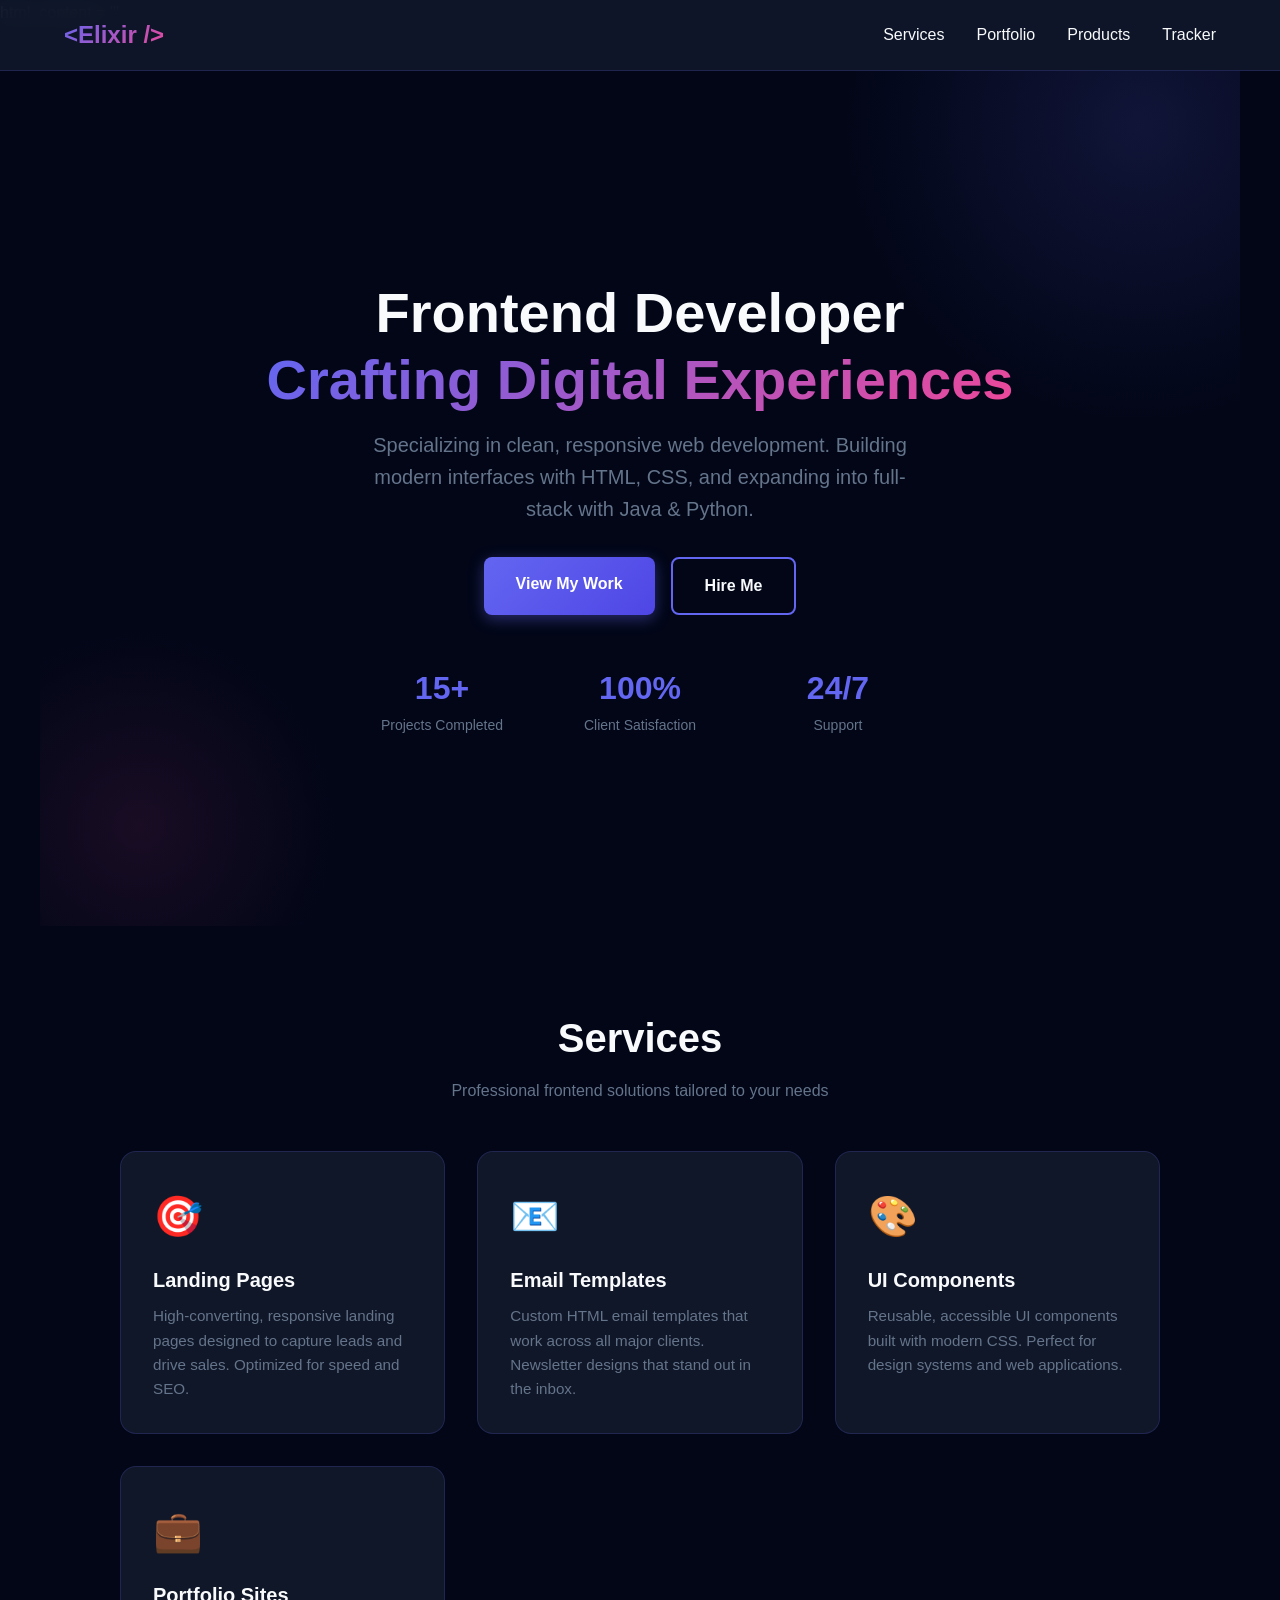
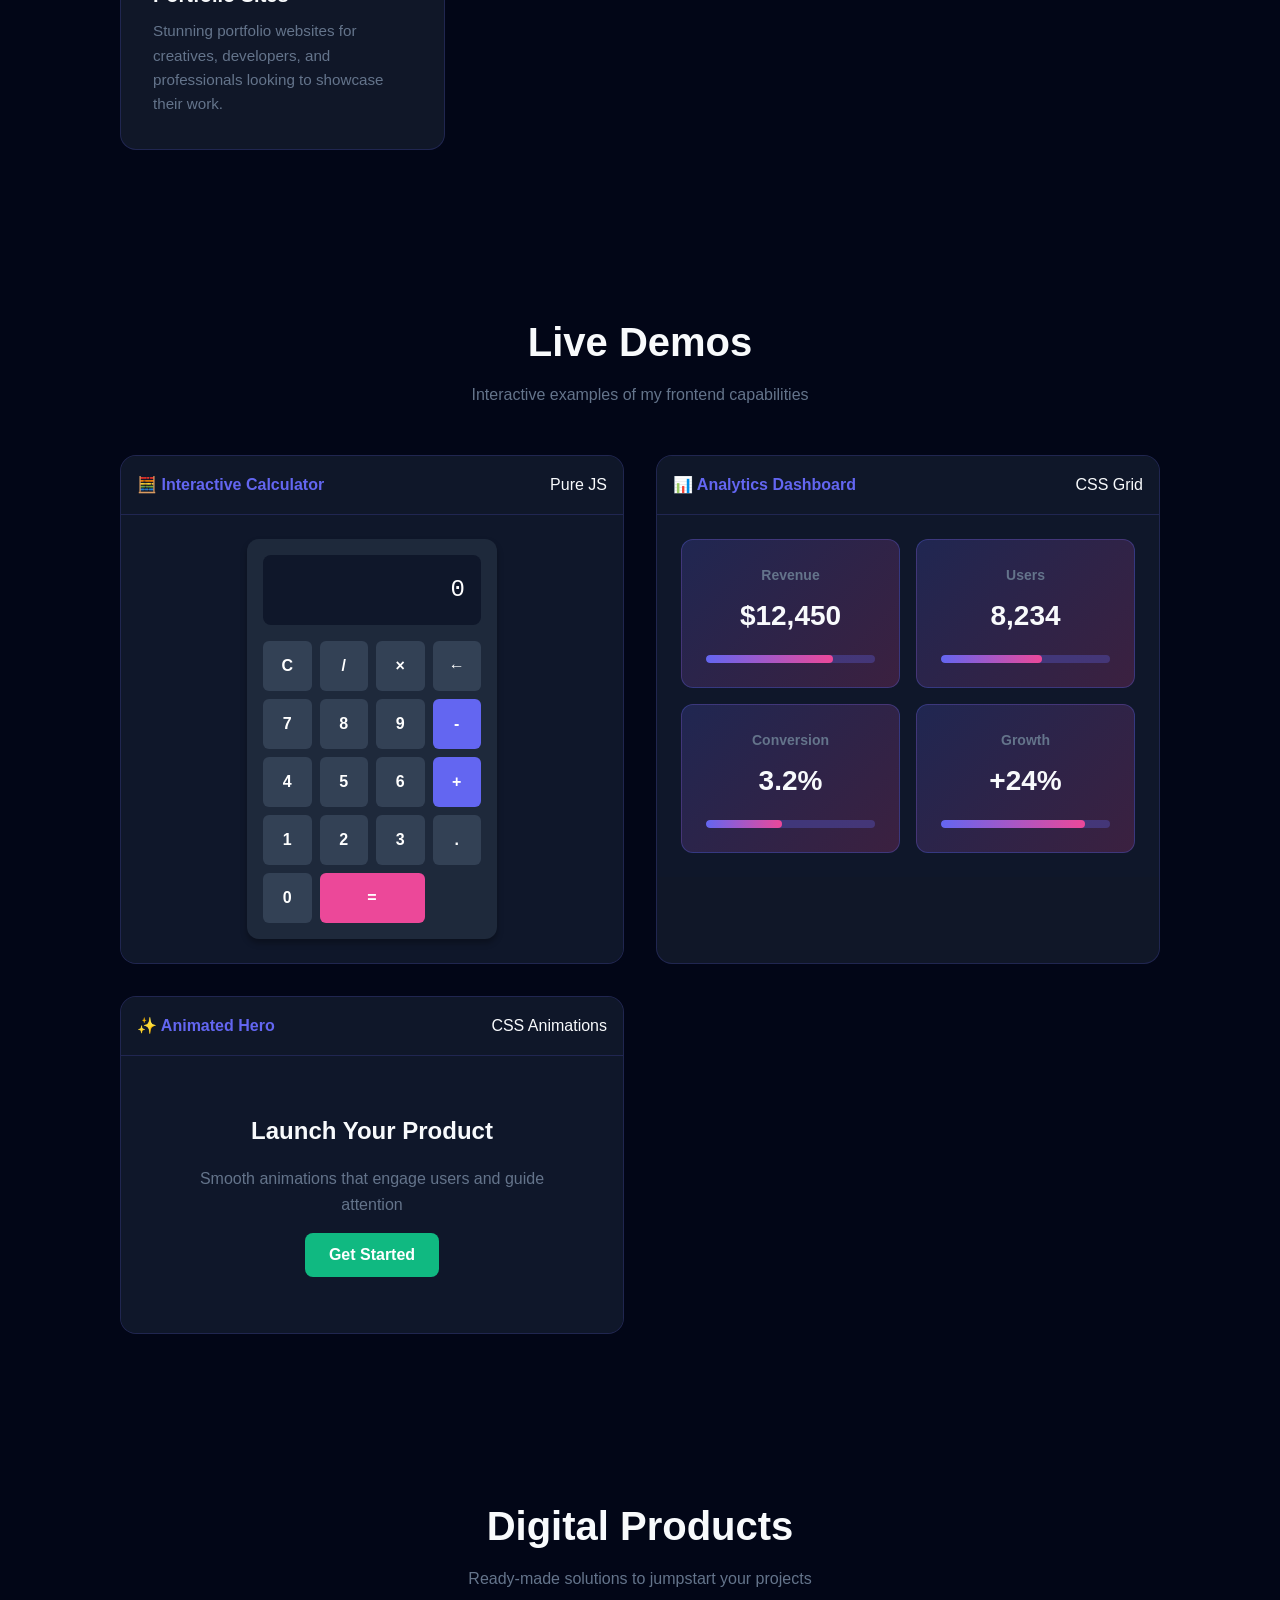
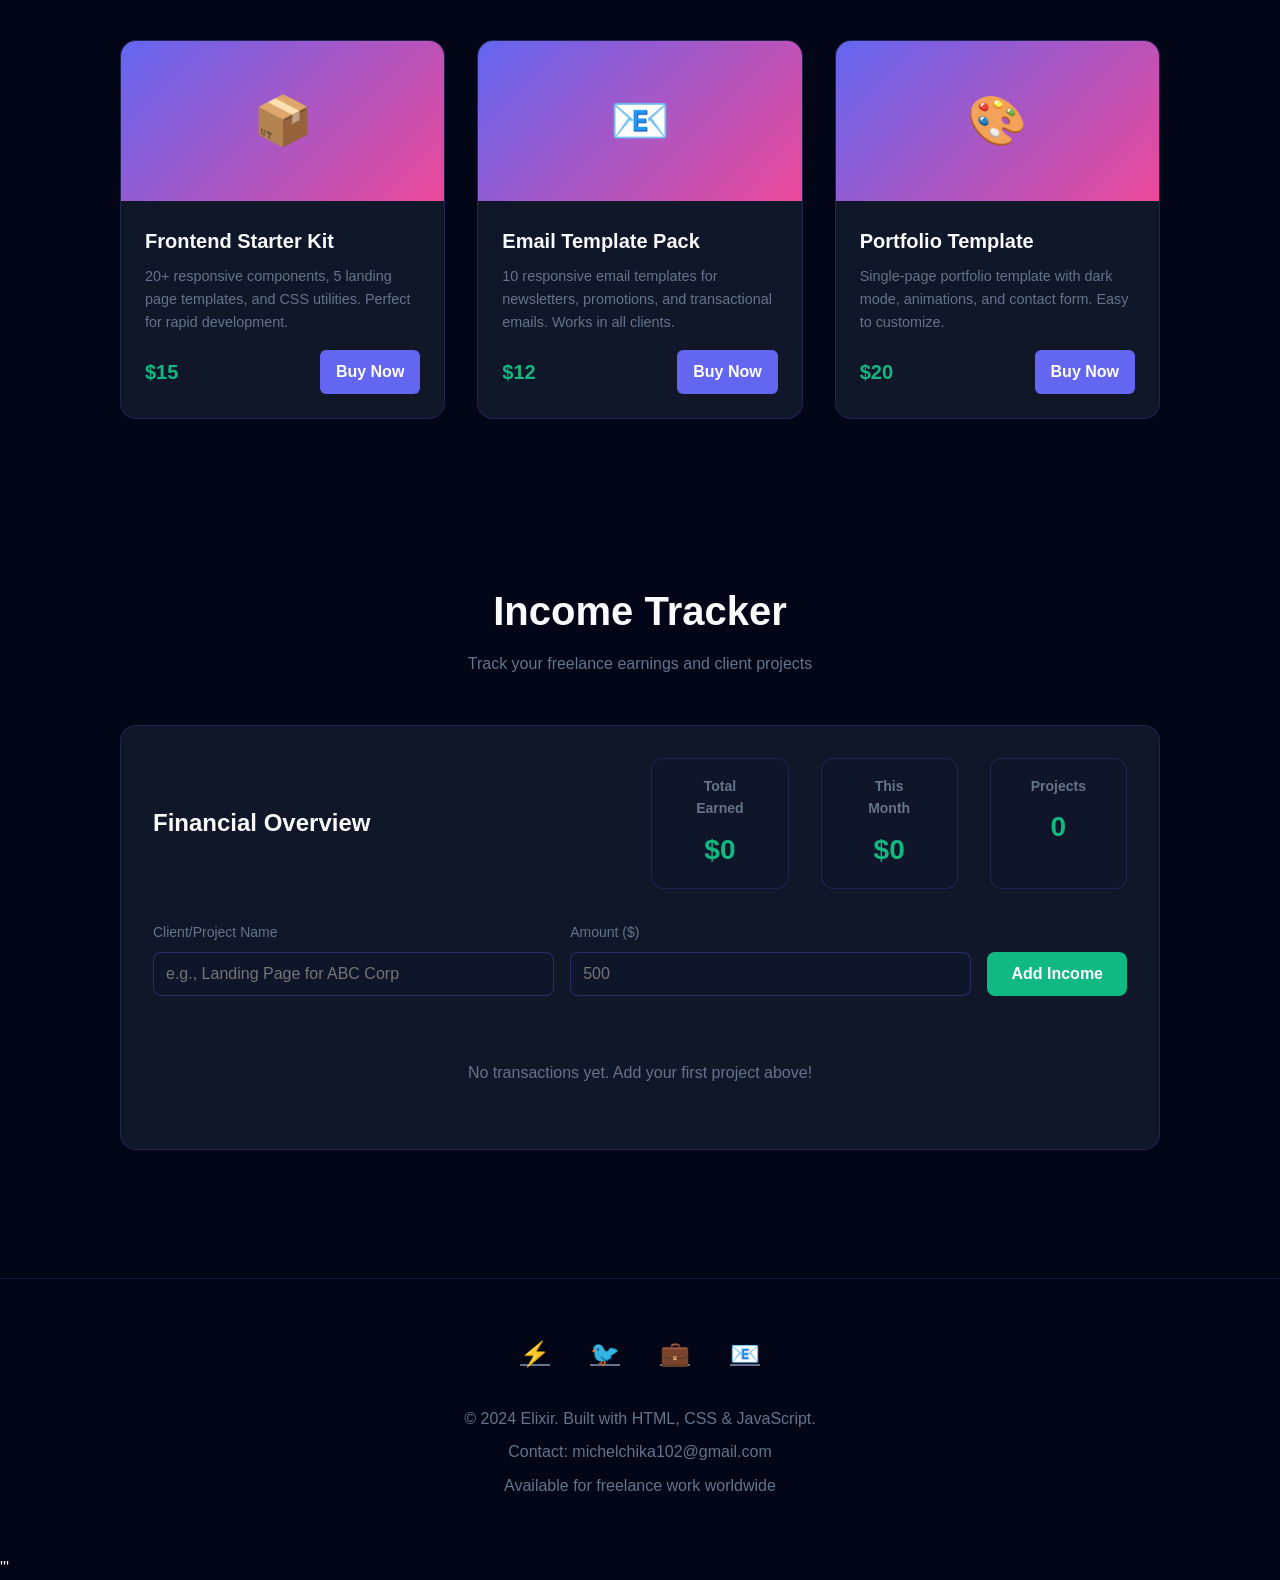
<file: index.html>
html_content = '''<!DOCTYPE html>
<html lang="en">
<head>
    <meta charset="UTF-8">
    <meta name="viewport" content="width=device-width, initial-scale=1.0, maximum-scale=5.0">
    <title>Elixir - Frontend Developer</title>
    <style>
        * {
            margin: 0;
            padding: 0;
            box-sizing: border-box;
        }

        :root {
            --primary: #6366f1;
            --primary-dark: #4f46e5;
            --secondary: #ec4899;
            --dark: #0f172a;
            --darker: #020617;
            --light: #f8fafc;
            --gray: #64748b;
            --success: #10b981;
            --warning: #f59e0b;
        }

        html {
            scroll-behavior: smooth;
            font-size: 16px;
        }

        body {
            font-family: -apple-system, BlinkMacSystemFont, 'Segoe UI', Roboto, 'Helvetica Neue', Arial, sans-serif;
            background: var(--darker);
            color: var(--light);
            line-height: 1.6;
            overflow-x: hidden;
            min-height: 100vh;
        }

        img {
            max-width: 100%;
            height: auto;
        }

        /* Navigation */
        nav {
            position: fixed;
            top: 0;
            width: 100%;
            background: rgba(15, 23, 42, 0.95);
            backdrop-filter: blur(10px);
            z-index: 1000;
            padding: 1rem 5%;
            display: flex;
            justify-content: space-between;
            align-items: center;
            border-bottom: 1px solid rgba(99, 102, 241, 0.2);
        }

        .logo {
            font-size: clamp(1.2rem, 4vw, 1.5rem);
            font-weight: 700;
            background: linear-gradient(135deg, var(--primary), var(--secondary));
            -webkit-background-clip: text;
            -webkit-text-fill-color: transparent;
            background-clip: text;
            white-space: nowrap;
        }

        .nav-links {
            display: flex;
            gap: clamp(1rem, 3vw, 2rem);
            list-style: none;
            align-items: center;
        }

        .nav-links a {
            color: var(--light);
            text-decoration: none;
            font-weight: 500;
            font-size: clamp(0.875rem, 2vw, 1rem);
            transition: color 0.3s;
            position: relative;
            white-space: nowrap;
        }

        .nav-links a::after {
            content: '';
            position: absolute;
            bottom: -5px;
            left: 0;
            width: 0;
            height: 2px;
            background: var(--primary);
            transition: width 0.3s;
        }

        .nav-links a:hover::after {
            width: 100%;
        }

        .nav-links a:hover {
            color: var(--primary);
        }

        /* Mobile Menu Button */
        .mobile-menu-btn {
            display: none;
            flex-direction: column;
            gap: 4px;
            background: transparent;
            border: none;
            cursor: pointer;
            padding: 8px;
            z-index: 1001;
            touch-action: manipulation;
        }

        .mobile-menu-btn span {
            width: 24px;
            height: 2px;
            background: var(--light);
            border-radius: 2px;
            transition: all 0.3s;
            display: block;
        }

        .mobile-menu-btn.active span:nth-child(1) {
            transform: rotate(45deg) translate(5px, 5px);
        }

        .mobile-menu-btn.active span:nth-child(2) {
            opacity: 0;
        }

        .mobile-menu-btn.active span:nth-child(3) {
            transform: rotate(-45deg) translate(5px, -5px);
        }

        /* Mobile Navigation */
        @media (max-width: 768px) {
            .mobile-menu-btn {
                display: flex;
            }

            .nav-links {
                position: fixed;
                top: 0;
                right: -100%;
                width: 80%;
                max-width: 300px;
                height: 100vh;
                height: 100dvh;
                background: rgba(15, 23, 42, 0.98);
                backdrop-filter: blur(10px);
                flex-direction: column;
                justify-content: center;
                align-items: center;
                gap: 2rem;
                transition: right 0.3s ease;
                border-left: 1px solid rgba(99, 102, 241, 0.3);
                margin: 0;
                padding: 2rem;
                overflow-y: auto;
            }

            .nav-links.active {
                right: 0;
            }

            .nav-links li {
                opacity: 0;
                transform: translateX(20px);
                transition: all 0.3s ease;
            }

            .nav-links.active li {
                opacity: 1;
                transform: translateX(0);
            }

            .nav-links.active li:nth-child(1) { transition-delay: 0.1s; }
            .nav-links.active li:nth-child(2) { transition-delay: 0.2s; }
            .nav-links.active li:nth-child(3) { transition-delay: 0.3s; }
            .nav-links.active li:nth-child(4) { transition-delay: 0.4s; }

            .nav-links a {
                font-size: 1.25rem;
                padding: 0.5rem 0;
            }
        }

        /* Overlay */
        .menu-overlay {
            position: fixed;
            top: 0;
            left: 0;
            width: 100%;
            height: 100%;
            background: rgba(0, 0, 0, 0.5);
            opacity: 0;
            visibility: hidden;
            transition: all 0.3s;
            z-index: 999;
        }

        .menu-overlay.active {
            opacity: 1;
            visibility: visible;
        }

        /* Hero Section */
        .hero {
            min-height: 100vh;
            min-height: 100dvh;
            display: flex;
            align-items: center;
            justify-content: center;
            padding: 6rem 5% 2rem;
            position: relative;
            overflow: hidden;
        }

        .hero::before {
            content: '';
            position: absolute;
            width: min(600px, 90vw);
            height: min(600px, 90vw);
            background: radial-gradient(circle, var(--primary) 0%, transparent 70%);
            opacity: 0.15;
            top: -200px;
            right: -200px;
            animation: float 6s ease-in-out infinite;
        }

        .hero::after {
            content: '';
            position: absolute;
            width: min(400px, 70vw);
            height: min(400px, 70vw);
            background: radial-gradient(circle, var(--secondary) 0%, transparent 70%);
            opacity: 0.1;
            bottom: -100px;
            left: -100px;
            animation: float 8s ease-in-out infinite reverse;
        }

        @keyframes float {
            0%, 100% { transform: translate(0, 0); }
            50% { transform: translate(30px, -30px); }
        }

        .hero-content {
            max-width: 800px;
            text-align: center;
            z-index: 1;
            width: 100%;
        }

        .hero h1 {
            font-size: clamp(2rem, 8vw, 3.5rem);
            margin-bottom: 1rem;
            line-height: 1.2;
            word-wrap: break-word;
        }

        .hero h1 span {
            background: linear-gradient(135deg, var(--primary), var(--secondary));
            -webkit-background-clip: text;
            -webkit-text-fill-color: transparent;
            background-clip: text;
        }

        .hero p {
            font-size: clamp(1rem, 3vw, 1.25rem);
            color: var(--gray);
            margin-bottom: 2rem;
            max-width: 600px;
            margin-left: auto;
            margin-right: auto;
            padding: 0 1rem;
        }

        .cta-buttons {
            display: flex;
            gap: 1rem;
            justify-content: center;
            flex-wrap: wrap;
            padding: 0 1rem;
        }

        .btn {
            padding: clamp(0.75rem, 2vw, 0.875rem) clamp(1.5rem, 4vw, 2rem);
            border-radius: 8px;
            font-weight: 600;
            text-decoration: none;
            transition: all 0.3s;
            cursor: pointer;
            border: none;
            font-size: clamp(0.875rem, 2.5vw, 1rem);
            display: inline-block;
            text-align: center;
            min-width: 120px;
        }

        .btn-primary {
            background: linear-gradient(135deg, var(--primary), var(--primary-dark));
            color: white;
            box-shadow: 0 4px 15px rgba(99, 102, 241, 0.4);
        }

        .btn-primary:hover {
            transform: translateY(-2px);
            box-shadow: 0 6px 20px rgba(99, 102, 241, 0.6);
        }

        .btn-secondary {
            background: transparent;
            color: var(--light);
            border: 2px solid var(--primary);
        }

        .btn-secondary:hover {
            background: var(--primary);
            color: white;
        }

        /* Stats Bar */
        .stats {
            display: flex;
            justify-content: center;
            gap: clamp(1.5rem, 5vw, 3rem);
            margin-top: 3rem;
            flex-wrap: wrap;
            padding: 0 1rem;
        }

        .stat {
            text-align: center;
            flex: 1;
            min-width: 100px;
            max-width: 150px;
        }

        .stat-number {
            font-size: clamp(1.5rem, 5vw, 2rem);
            font-weight: 700;
            color: var(--primary);
        }

        .stat-label {
            color: var(--gray);
            font-size: clamp(0.75rem, 2vw, 0.875rem);
        }

        /* Sections General */
        section {
            padding: clamp(3rem, 8vw, 5rem) 5%;
            max-width: 1200px;
            margin: 0 auto;
            width: 100%;
        }

        .section-title {
            text-align: center;
            margin-bottom: clamp(2rem, 5vw, 3rem);
            padding: 0 1rem;
        }

        .section-title h2 {
            font-size: clamp(1.75rem, 6vw, 2.5rem);
            margin-bottom: 0.5rem;
        }

        .section-title p {
            color: var(--gray);
            font-size: clamp(0.875rem, 2.5vw, 1rem);
        }

        /* Services */
        .services-grid {
            display: grid;
            grid-template-columns: repeat(auto-fit, minmax(min(100%, 280px), 1fr));
            gap: clamp(1rem, 3vw, 2rem);
            padding: 0 1rem;
        }

        .service-card {
            background: rgba(30, 41, 59, 0.5);
            border: 1px solid rgba(99, 102, 241, 0.2);
            border-radius: 16px;
            padding: clamp(1.5rem, 4vw, 2rem);
            transition: all 0.3s;
            position: relative;
            overflow: hidden;
        }

        .service-card::before {
            content: '';
            position: absolute;
            top: 0;
            left: 0;
            width: 100%;
            height: 3px;
            background: linear-gradient(90deg, var(--primary), var(--secondary));
            transform: scaleX(0);
            transition: transform 0.3s;
        }

        .service-card:hover::before {
            transform: scaleX(1);
        }

        .service-card:hover {
            transform: translateY(-5px);
            border-color: var(--primary);
            box-shadow: 0 10px 30px rgba(99, 102, 241, 0.2);
        }

        .service-icon {
            font-size: clamp(2rem, 6vw, 2.5rem);
            margin-bottom: 1rem;
        }

        .service-card h3 {
            margin-bottom: 0.5rem;
            font-size: clamp(1.1rem, 3.5vw, 1.25rem);
        }

        .service-card p {
            color: var(--gray);
            font-size: clamp(0.875rem, 2.5vw, 0.95rem);
            line-height: 1.6;
        }

        /* Portfolio/Demos */
        .demos-grid {
            display: grid;
            grid-template-columns: repeat(auto-fit, minmax(min(100%, 350px), 1fr));
            gap: clamp(1rem, 3vw, 2rem);
            padding: 0 1rem;
        }

        .demo-container {
            background: rgba(30, 41, 59, 0.5);
            border-radius: 16px;
            overflow: hidden;
            border: 1px solid rgba(99, 102, 241, 0.2);
            width: 100%;
        }

        .demo-header {
            background: rgba(15, 23, 42, 0.8);
            padding: clamp(0.75rem, 2.5vw, 1rem);
            display: flex;
            justify-content: space-between;
            align-items: center;
            border-bottom: 1px solid rgba(99, 102, 241, 0.2);
            flex-wrap: wrap;
            gap: 0.5rem;
        }

        .demo-title {
            font-weight: 600;
            color: var(--primary);
            font-size: clamp(0.875rem, 2.5vw, 1rem);
        }

        .demo-window {
            padding: clamp(1rem, 3vw, 1.5rem);
            min-height: 200px;
            background: var(--dark);
            overflow-x: auto;
        }

        /* Demo 1: Calculator */
        .calculator {
            max-width: 250px;
            margin: 0 auto;
            background: #1e293b;
            border-radius: 12px;
            padding: clamp(0.75rem, 2.5vw, 1rem);
            box-shadow: 0 4px 6px rgba(0,0,0,0.3);
            width: 100%;
        }

        .calc-display {
            background: #0f172a;
            color: white;
            padding: clamp(0.75rem, 2.5vw, 1rem);
            text-align: right;
            font-size: clamp(1.25rem, 4vw, 1.5rem);
            border-radius: 8px;
            margin-bottom: 1rem;
            font-family: monospace;
            min-height: 3rem;
            word-break: break-all;
            overflow-wrap: break-word;
        }

        .calc-buttons {
            display: grid;
            grid-template-columns: repeat(4, 1fr);
            gap: clamp(0.25rem, 1.5vw, 0.5rem);
        }

        .calc-btn {
            padding: clamp(0.75rem, 2.5vw, 1rem);
            border: none;
            border-radius: 6px;
            cursor: pointer;
            font-weight: 600;
            transition: all 0.2s;
            background: #334155;
            color: white;
            font-size: clamp(0.875rem, 2.5vw, 1rem);
            min-height: 44px;
            touch-action: manipulation;
        }

        .calc-btn:hover {
            background: var(--primary);
            transform: scale(1.05);
        }

        .calc-btn.operator {
            background: var(--primary);
        }

        .calc-btn.equals {
            background: var(--secondary);
            grid-column: span 2;
        }

        /* Demo 2: Dashboard Component */
        .mini-dashboard {
            display: grid;
            grid-template-columns: repeat(2, 1fr);
            gap: clamp(0.5rem, 2vw, 1rem);
        }

        .stat-box {
            background: linear-gradient(135deg, rgba(99, 102, 241, 0.2), rgba(236, 72, 153, 0.2));
            padding: clamp(1rem, 3vw, 1.5rem);
            border-radius: 12px;
            text-align: center;
            border: 1px solid rgba(99, 102, 241, 0.3);
            min-width: 0;
        }

        .stat-box h4 {
            color: var(--gray);
            font-size: clamp(0.75rem, 2vw, 0.875rem);
            margin-bottom: 0.5rem;
        }

        .stat-box .value {
            font-size: clamp(1.25rem, 4vw, 1.75rem);
            font-weight: 700;
            color: var(--light);
            word-break: break-word;
        }

        .chart-bar {
            height: 8px;
            background: rgba(99, 102, 241, 0.3);
            border-radius: 4px;
            margin-top: 1rem;
            overflow: hidden;
        }

        .chart-fill {
            height: 100%;
            background: linear-gradient(90deg, var(--primary), var(--secondary));
            border-radius: 4px;
            animation: fillBar 2s ease-out;
        }

        @keyframes fillBar {
            from { width: 0; }
        }

        /* Demo 3: Animated Landing */
        .animated-hero {
            text-align: center;
            padding: clamp(1rem, 4vw, 2rem);
            position: relative;
            overflow: hidden;
        }

        .animated-hero h3 {
            font-size: clamp(1.25rem, 4vw, 1.5rem);
            margin-bottom: 1rem;
            animation: slideUp 0.8s ease-out;
        }

        .animated-hero p {
            color: var(--gray);
            animation: slideUp 0.8s ease-out 0.2s both;
            font-size: clamp(0.875rem, 2.5vw, 1rem);
        }

        .pulse-btn {
            margin-top: 1rem;
            padding: clamp(0.625rem, 2vw, 0.75rem) clamp(1.25rem, 3vw, 1.5rem);
            background: var(--success);
            color: white;
            border: none;
            border-radius: 8px;
            font-weight: 600;
            cursor: pointer;
            animation: pulse 2s infinite;
            font-size: clamp(0.875rem, 2.5vw, 1rem);
            min-height: 44px;
        }

        @keyframes slideUp {
            from {
                opacity: 0;
                transform: translateY(30px);
            }
            to {
                opacity: 1;
                transform: translateY(0);
            }
        }

        @keyframes pulse {
            0%, 100% { box-shadow: 0 0 0 0 rgba(16, 185, 129, 0.7); }
            50% { box-shadow: 0 0 0 10px rgba(16, 185, 129, 0); }
        }

        /* Products Section */
        .products-grid {
            display: grid;
            grid-template-columns: repeat(auto-fit, minmax(min(100%, 300px), 1fr));
            gap: clamp(1rem, 3vw, 2rem);
            padding: 0 1rem;
        }

        .product-card {
            background: rgba(30, 41, 59, 0.5);
            border-radius: 16px;
            overflow: hidden;
            border: 1px solid rgba(99, 102, 241, 0.2);
            transition: all 0.3s;
            display: flex;
            flex-direction: column;
        }

        .product-card:hover {
            transform: translateY(-5px);
            box-shadow: 0 20px 40px rgba(99, 102, 241, 0.2);
        }

        .product-image {
            height: clamp(120px, 25vw, 160px);
            background: linear-gradient(135deg, var(--primary), var(--secondary));
            display: flex;
            align-items: center;
            justify-content: center;
            font-size: clamp(2rem, 6vw, 3rem);
            flex-shrink: 0;
        }

        .product-info {
            padding: clamp(1rem, 3vw, 1.5rem);
            flex: 1;
            display: flex;
            flex-direction: column;
        }

        .product-info h3 {
            margin-bottom: 0.5rem;
            font-size: clamp(1.1rem, 3.5vw, 1.25rem);
        }

        .product-info p {
            color: var(--gray);
            font-size: clamp(0.875rem, 2.5vw, 0.9rem);
            margin-bottom: 1rem;
            flex: 1;
        }

        .product-footer {
            display: flex;
            justify-content: space-between;
            align-items: center;
            flex-wrap: wrap;
            gap: 0.5rem;
        }

        .price {
            font-size: clamp(1.1rem, 3.5vw, 1.25rem);
            font-weight: 700;
            color: var(--success);
        }

        .buy-btn {
            padding: clamp(0.5rem, 2vw, 0.5rem) clamp(0.75rem, 2.5vw, 1rem);
            background: var(--primary);
            color: white;
            border: none;
            border-radius: 6px;
            cursor: pointer;
            font-weight: 600;
            transition: all 0.3s;
            font-size: clamp(0.875rem, 2.5vw, 1rem);
            min-height: 44px;
            touch-action: manipulation;
        }

        .buy-btn:hover {
            background: var(--primary-dark);
            transform: scale(1.05);
        }

        /* Income Tracker */
        .tracker-container {
            background: rgba(30, 41, 59, 0.5);
            border-radius: 16px;
            padding: clamp(1rem, 4vw, 2rem);
            border: 1px solid rgba(99, 102, 241, 0.2);
            margin: 0 1rem;
        }

        .tracker-header {
            display: flex;
            justify-content: space-between;
            align-items: center;
            margin-bottom: 2rem;
            flex-wrap: wrap;
            gap: 1rem;
        }

        .tracker-header h3 {
            font-size: clamp(1.25rem, 4vw, 1.5rem);
        }

        .income-display {
            display: flex;
            gap: clamp(1rem, 3vw, 2rem);
            flex-wrap: wrap;
        }

        .income-box {
            text-align: center;
            padding: clamp(0.75rem, 2.5vw, 1rem) clamp(1rem, 3vw, 2rem);
            background: rgba(15, 23, 42, 0.6);
            border-radius: 12px;
            border: 1px solid rgba(99, 102, 241, 0.2);
            flex: 1;
            min-width: 100px;
        }

        .income-box h4 {
            color: var(--gray);
            font-size: clamp(0.75rem, 2vw, 0.875rem);
            margin-bottom: 0.5rem;
        }

        .income-box .amount {
            font-size: clamp(1.25rem, 4vw, 1.75rem);
            font-weight: 700;
            color: var(--success);
        }

        .income-form {
            display: grid;
            grid-template-columns: repeat(auto-fit, minmax(200px, 1fr));
            gap: clamp(0.75rem, 2.5vw, 1rem);
            margin-bottom: 2rem;
        }

        .form-group {
            display: flex;
            flex-direction: column;
        }

        .form-group label {
            color: var(--gray);
            font-size: clamp(0.75rem, 2vw, 0.875rem);
            margin-bottom: 0.5rem;
        }

        .form-group input, .form-group select {
            padding: clamp(0.625rem, 2vw, 0.75rem);
            background: rgba(15, 23, 42, 0.6);
            border: 1px solid rgba(99, 102, 241, 0.3);
            border-radius: 8px;
            color: white;
            font-size: clamp(0.875rem, 2.5vw, 1rem);
            min-height: 44px;
            width: 100%;
        }

        .form-group input:focus, .form-group select:focus {
            outline: none;
            border-color: var(--primary);
        }

        .add-btn {
            align-self: flex-end;
            padding: clamp(0.625rem, 2vw, 0.75rem) clamp(1rem, 3vw, 1.5rem);
            background: var(--success);
            color: white;
            border: none;
            border-radius: 8px;
            cursor: pointer;
            font-weight: 600;
            transition: all 0.3s;
            font-size: clamp(0.875rem, 2.5vw, 1rem);
            min-height: 44px;
            width: 100%;
            margin-top: auto;
        }

        .add-btn:hover {
            background: #059669;
            transform: scale(1.02);
        }

        @media (min-width: 640px) {
            .income-form {
                grid-template-columns: 1fr 1fr auto;
            }
            .add-btn {
                width: auto;
                margin-top: 0;
            }
        }

        .transactions-list {
            max-height: 300px;
            overflow-y: auto;
        }

        .transaction-item {
            display: flex;
            justify-content: space-between;
            align-items: center;
            padding: clamp(0.75rem, 2.5vw, 1rem);
            background: rgba(15, 23, 42, 0.4);
            border-radius: 8px;
            margin-bottom: 0.5rem;
            border-left: 3px solid var(--success);
            animation: slideIn 0.3s ease-out;
            flex-wrap: wrap;
            gap: 0.5rem;
        }

        @keyframes slideIn {
            from {
                opacity: 0;
                transform: translateX(-20px);
            }
            to {
                opacity: 1;
                transform: translateX(0);
            }
        }

        .transaction-info h4 {
            margin-bottom: 0.25rem;
            font-size: clamp(0.875rem, 2.5vw, 1rem);
            word-break: break-word;
        }

        .transaction-info span {
            color: var(--gray);
            font-size: clamp(0.75rem, 2vw, 0.875rem);
        }

        .transaction-amount {
            font-weight: 700;
            color: var(--success);
            font-size: clamp(1rem, 3vw, 1.1rem);
        }

        .delete-btn {
            background: transparent;
            border: none;
            color: var(--secondary);
            cursor: pointer;
            font-size: 1.5rem;
            transition: transform 0.2s;
            padding: 0.25rem;
            min-width: 44px;
            min-height: 44px;
            display: flex;
            align-items: center;
            justify-content: center;
        }

        .delete-btn:hover {
            transform: scale(1.2);
        }

        /* Footer */
        footer {
            text-align: center;
            padding: clamp(2rem, 6vw, 3rem) 5%;
            border-top: 1px solid rgba(99, 102, 241, 0.2);
            color: var(--gray);
            margin-top: 3rem;
        }

        .social-links {
            display: flex;
            justify-content: center;
            gap: clamp(1rem, 3vw, 1.5rem);
            margin-bottom: 1.5rem;
            flex-wrap: wrap;
        }

        .social-links a {
            color: var(--gray);
            font-size: clamp(1.25rem, 4vw, 1.5rem);
            transition: all 0.3s;
            padding: 0.5rem;
            min-width: 44px;
            min-height: 44px;
            display: flex;
            align-items: center;
            justify-content: center;
        }

        .social-links a:hover {
            color: var(--primary);
            transform: translateY(-3px);
        }

        footer p {
            font-size: clamp(0.875rem, 2.5vw, 1rem);
            margin-bottom: 0.5rem;
            word-break: break-word;
        }

        /* Scrollbar Styling */
        ::-webkit-scrollbar {
            width: 8px;
        }

        ::-webkit-scrollbar-track {
            background: var(--darker);
        }

        ::-webkit-scrollbar-thumb {
            background: var(--primary);
            border-radius: 4px;
        }

        ::-webkit-scrollbar-thumb:hover {
            background: var(--primary-dark);
        }

        /* Touch device optimizations */
        @media (hover: none) {
            .btn:hover, .calc-btn:hover, .buy-btn:hover, .add-btn:hover {
                transform: none;
            }
            
            .service-card:hover {
                transform: none;
            }
            
            .product-card:hover {
                transform: none;
            }
        }

        /* Reduced motion */
        @media (prefers-reduced-motion: reduce) {
            *, *::before, *::after {
                animation-duration: 0.01ms !important;
                animation-iteration-count: 1 !important;
                transition-duration: 0.01ms !important;
            }
        }
    </style>
</head>
<body>
    <!-- Navigation -->
    <nav>
        <div class="logo">&lt;Elixir /&gt;</div>
        <ul class="nav-links" id="navLinks">
            <li><a href="#services">Services</a></li>
            <li><a href="#portfolio">Portfolio</a></li>
            <li><a href="#products">Products</a></li>
            <li><a href="#tracker">Tracker</a></li>
        </ul>
        <button class="mobile-menu-btn" id="mobileMenuBtn" onclick="toggleMobileMenu()" aria-label="Toggle menu">
            <span></span>
            <span></span>
            <span></span>
        </button>
    </nav>

    <!-- Hero Section -->
    <section class="hero">
        <div class="hero-content">
            <h1>Frontend Developer<br><span>Crafting Digital Experiences</span></h1>
            <p>Specializing in clean, responsive web development. Building modern interfaces with HTML, CSS, and expanding into full-stack with Java & Python.</p>
            <div class="cta-buttons">
                <a href="#portfolio" class="btn btn-primary">View My Work</a>
                <a href="mailto:michelchika102@gmail.com" class="btn btn-secondary">Hire Me</a>
            </div>
            <div class="stats">
                <div class="stat">
                    <div class="stat-number">15+</div>
                    <div class="stat-label">Projects Completed</div>
                </div>
                <div class="stat">
                    <div class="stat-number">100%</div>
                    <div class="stat-label">Client Satisfaction</div>
                </div>
                <div class="stat">
                    <div class="stat-number">24/7</div>
                    <div class="stat-label">Support</div>
                </div>
            </div>
        </div>
    </section>

    <!-- Services Section -->
    <section id="services">
        <div class="section-title">
            <h2>Services</h2>
            <p>Professional frontend solutions tailored to your needs</p>
        </div>
        <div class="services-grid">
            <div class="service-card">
                <div class="service-icon">🎯</div>
                <h3>Landing Pages</h3>
                <p>High-converting, responsive landing pages designed to capture leads and drive sales. Optimized for speed and SEO.</p>
            </div>
            <div class="service-card">
                <div class="service-icon">📧</div>
                <h3>Email Templates</h3>
                <p>Custom HTML email templates that work across all major clients. Newsletter designs that stand out in the inbox.</p>
            </div>
            <div class="service-card">
                <div class="service-icon">🎨</div>
                <h3>UI Components</h3>
                <p>Reusable, accessible UI components built with modern CSS. Perfect for design systems and web applications.</p>
            </div>
            <div class="service-card">
                <div class="service-icon">💼</div>
                <h3>Portfolio Sites</h3>
                <p>Stunning portfolio websites for creatives, developers, and professionals looking to showcase their work.</p>
            </div>
        </div>
    </section>

    <!-- Portfolio Section -->
    <section id="portfolio">
        <div class="section-title">
            <h2>Live Demos</h2>
            <p>Interactive examples of my frontend capabilities</p>
        </div>
        <div class="demos-grid">
            <!-- Demo 1: Calculator -->
            <div class="demo-container">
                <div class="demo-header">
                    <span class="demo-title">🧮 Interactive Calculator</span>
                    <span>Pure JS</span>
                </div>
                <div class="demo-window">
                    <div class="calculator">
                        <div class="calc-display" id="calcDisplay">0</div>
                        <div class="calc-buttons">
                            <button class="calc-btn" onclick="clearCalc()">C</button>
                            <button class="calc-btn" onclick="appendToDisplay('/')">/</button>
                            <button class="calc-btn" onclick="appendToDisplay('*')">×</button>
                            <button class="calc-btn" onclick="deleteLast()">←</button>
                            <button class="calc-btn" onclick="appendToDisplay('7')">7</button>
                            <button class="calc-btn" onclick="appendToDisplay('8')">8</button>
                            <button class="calc-btn" onclick="appendToDisplay('9')">9</button>
                            <button class="calc-btn operator" onclick="appendToDisplay('-')">-</button>
                            <button class="calc-btn" onclick="appendToDisplay('4')">4</button>
                            <button class="calc-btn" onclick="appendToDisplay('5')">5</button>
                            <button class="calc-btn" onclick="appendToDisplay('6')">6</button>
                            <button class="calc-btn operator" onclick="appendToDisplay('+')">+</button>
                            <button class="calc-btn" onclick="appendToDisplay('1')">1</button>
                            <button class="calc-btn" onclick="appendToDisplay('2')">2</button>
                            <button class="calc-btn" onclick="appendToDisplay('3')">3</button>
                            <button class="calc-btn" onclick="appendToDisplay('.')">.</button>
                            <button class="calc-btn" onclick="appendToDisplay('0')">0</button>
                            <button class="calc-btn equals" onclick="calculate()">=</button>
                        </div>
                    </div>
                </div>
            </div>

            <!-- Demo 2: Dashboard Component -->
            <div class="demo-container">
                <div class="demo-header">
                    <span class="demo-title">📊 Analytics Dashboard</span>
                    <span>CSS Grid</span>
                </div>
                <div class="demo-window">
                    <div class="mini-dashboard">
                        <div class="stat-box">
                            <h4>Revenue</h4>
                            <div class="value">$12,450</div>
                            <div class="chart-bar">
                                <div class="chart-fill" style="width: 75%"></div>
                            </div>
                        </div>
                        <div class="stat-box">
                            <h4>Users</h4>
                            <div class="value">8,234</div>
                            <div class="chart-bar">
                                <div class="chart-fill" style="width: 60%"></div>
                            </div>
                        </div>
                        <div class="stat-box">
                            <h4>Conversion</h4>
                            <div class="value">3.2%</div>
                            <div class="chart-bar">
                                <div class="chart-fill" style="width: 45%"></div>
                            </div>
                        </div>
                        <div class="stat-box">
                            <h4>Growth</h4>
                            <div class="value">+24%</div>
                            <div class="chart-bar">
                                <div class="chart-fill" style="width: 85%"></div>
                            </div>
                        </div>
                    </div>
                </div>
            </div>

            <!-- Demo 3: Animated Landing -->
            <div class="demo-container">
                <div class="demo-header">
                    <span class="demo-title">✨ Animated Hero</span>
                    <span>CSS Animations</span>
                </div>
                <div class="demo-window">
                    <div class="animated-hero">
                        <h3>Launch Your Product</h3>
                        <p>Smooth animations that engage users and guide attention</p>
                        <button class="pulse-btn">Get Started</button>
                    </div>
                </div>
            </div>
        </div>
    </section>

    <!-- Products Section -->
    <section id="products">
        <div class="section-title">
            <h2>Digital Products</h2>
            <p>Ready-made solutions to jumpstart your projects</p>
        </div>
        <div class="products-grid">
            <div class="product-card">
                <div class="product-image">📦</div>
                <div class="product-info">
                    <h3>Frontend Starter Kit</h3>
                    <p>20+ responsive components, 5 landing page templates, and CSS utilities. Perfect for rapid development.</p>
                    <div class="product-footer">
                        <span class="price">$15</span>
                        <button class="buy-btn" onclick="showPaymentInfo('Frontend Starter Kit')">Buy Now</button>
                    </div>
                </div>
            </div>
            <div class="product-card">
                <div class="product-image">📧</div>
                <div class="product-info">
                    <h3>Email Template Pack</h3>
                    <p>10 responsive email templates for newsletters, promotions, and transactional emails. Works in all clients.</p>
                    <div class="product-footer">
                        <span class="price">$12</span>
                        <button class="buy-btn" onclick="showPaymentInfo('Email Template Pack')">Buy Now</button>
                    </div>
                </div>
            </div>
            <div class="product-card">
                <div class="product-image">🎨</div>
                <div class="product-info">
                    <h3>Portfolio Template</h3>
                    <p>Single-page portfolio template with dark mode, animations, and contact form. Easy to customize.</p>
                    <div class="product-footer">
                        <span class="price">$20</span>
                        <button class="buy-btn" onclick="showPaymentInfo('Portfolio Template')">Buy Now</button>
                    </div>
                </div>
            </div>
        </div>
    </section>

    <!-- Income Tracker Section -->
    <section id="tracker">
        <div class="section-title">
            <h2>Income Tracker</h2>
            <p>Track your freelance earnings and client projects</p>
        </div>
        <div class="tracker-container">
            <div class="tracker-header">
                <h3>Financial Overview</h3>
                <div class="income-display">
                    <div class="income-box">
                        <h4>Total Earned</h4>
                        <div class="amount" id="totalEarned">$0</div>
                    </div>
                    <div class="income-box">
                        <h4>This Month</h4>
                        <div class="amount" id="monthEarned">$0</div>
                    </div>
                    <div class="income-box">
                        <h4>Projects</h4>
                        <div class="amount" id="projectCount">0</div>
                    </div>
                </div>
            </div>
            
            <form class="income-form" onsubmit="addTransaction(event)">
                <div class="form-group">
                    <label>Client/Project Name</label>
                    <input type="text" id="clientName" placeholder="e.g., Landing Page for ABC Corp" required>
                </div>
                <div class="form-group">
                    <label>Amount ($)</label>
                    <input type="number" id="amount" placeholder="500" required min="1" step="0.01">
                </div>
                <button type="submit" class="add-btn">Add Income</button>
            </form>

            <div class="transactions-list" id="transactionsList">
                <!-- Transactions will appear here -->
            </div>
        </div>
    </section>

    <!-- Footer -->
    <footer>
        <div class="social-links">
            <a href="#" title="GitHub" aria-label="GitHub">⚡</a>
            <a href="#" title="Twitter" aria-label="Twitter">🐦</a>
            <a href="#" title="LinkedIn" aria-label="LinkedIn">💼</a>
            <a href="mailto:michelchika102@gmail.com" title="Email" aria-label="Email">📧</a>
        </div>
        <p>&copy; 2024 Elixir. Built with HTML, CSS & JavaScript.</p>
        <p>Contact: michelchika102@gmail.com</p>
        <p>Available for freelance work worldwide</p>
    </footer>

    <script>
        // Calculator Logic
        let displayValue = '0';
        
        function updateDisplay() {
            const display = document.getElementById('calcDisplay');
            if (display) display.textContent = displayValue;
        }
        
        function appendToDisplay(value) {
            if (displayValue === '0' && value !== '.') {
                displayValue = value;
            } else {
                displayValue += value;
            }
            updateDisplay();
        }
        
        function clearCalc() {
            displayValue = '0';
            updateDisplay();
        }
        
        function deleteLast() {
            if (displayValue.length > 1) {
                displayValue = displayValue.slice(0, -1);
            } else {
                displayValue = '0';
            }
            updateDisplay();
        }
        
        function calculate() {
            try {
                displayValue = eval(displayValue).toString();
                updateDisplay();
            } catch (e) {
                displayValue = 'Error';
                updateDisplay();
                setTimeout(clearCalc, 1500);
            }
        }

        // Income Tracker Logic
        let transactions = [];
        
        // Load from localStorage safely
        try {
            const stored = localStorage.getItem('transactions');
            if (stored) transactions = JSON.parse(stored);
        } catch (e) {
            console.log('localStorage not available');
        }
        
        function updateStats() {
            const total = transactions.reduce((sum, t) => sum + (parseFloat(t.amount) || 0), 0);
            const currentMonth = new Date().getMonth();
            const monthly = transactions
                .filter(t => new Date(t.date).getMonth() === currentMonth)
                .reduce((sum, t) => sum + (parseFloat(t.amount) || 0), 0);
            
            const totalEl = document.getElementById('totalEarned');
            const monthEl = document.getElementById('monthEarned');
            const countEl = document.getElementById('projectCount');
            
            if (totalEl) totalEl.textContent = '$' + total.toLocaleString();
            if (monthEl) monthEl.textContent = '$' + monthly.toLocaleString();
            if (countEl) countEl.textContent = transactions.length;
        }
        
        function renderTransactions() {
            const list = document.getElementById('transactionsList');
            if (!list) return;
            
            list.innerHTML = '';
            
            if (transactions.length === 0) {
                list.innerHTML = '<p style="text-align: center; color: var(--gray); padding: 2rem;">No transactions yet. Add your first project above!</p>';
                return;
            }
            
            transactions.slice().reverse().forEach((t, index) => {
                const item = document.createElement('div');
                item.className = 'transaction-item';
                item.innerHTML = `
                    <div class="transaction-info">
                        <h4>${escapeHtml(t.client)}</h4>
                        <span>${new Date(t.date).toLocaleDateString()}</span>
                    </div>
                    <div style="display: flex; align-items: center; gap: 1rem;">
                        <div class="transaction-amount">+$${parseFloat(t.amount).toLocaleString()}</div>
                        <button class="delete-btn" onclick="deleteTransaction(${transactions.length - 1 - index})" aria-label="Delete">×</button>
                    </div>
                `;
                list.appendChild(item);
            });
        }
        
        function escapeHtml(text) {
            const div = document.createElement('div');
            div.textContent = text;
            return div.innerHTML;
        }
        
        function addTransaction(e) {
            e.preventDefault();
            const clientInput = document.getElementById('clientName');
            const amountInput = document.getElementById('amount');
            
            if (!clientInput || !amountInput) return;
            
            const client = clientInput.value.trim();
            const amount = parseFloat(amountInput.value);
            
            if (!client || isNaN(amount) || amount <= 0) return;
            
            transactions.push({
                client,
                amount,
                date: new Date().toISOString()
            });
            
            try {
                localStorage.setItem('transactions', JSON.stringify(transactions));
            } catch (e) {
                console.log('Could not save to localStorage');
            }
            
            updateStats();
            renderTransactions();
            
            // Reset form
            clientInput.value = '';
            amountInput.value = '';
            clientInput.focus();
        }
        
        function deleteTransaction(index) {
            if (index < 0 || index >= transactions.length) return;
            
            if (confirm('Delete this transaction?')) {
                transactions.splice(index, 1);
                
                try {
                    localStorage.setItem('transactions', JSON.stringify(transactions));
                } catch (e) {
                    console.log('Could not save to localStorage');
                }
                
                updateStats();
                renderTransactions();
            }
        }
        
        function showPaymentInfo(product) {
            alert(`To purchase "${product}":\n\n1. Send payment via Paystack or Flutterwave\n2. Email your receipt to michelchika102@gmail.com\n3. You'll receive the files within 24 hours`);
        }

        // Mobile Menu Toggle
        function toggleMobileMenu() {
            const navLinks = document.getElementById('navLinks');
            const menuBtn = document.getElementById('mobileMenuBtn');
            
            if (!navLinks || !menuBtn) return;
            
            // Create overlay if it doesn't exist
            let overlay = document.querySelector('.menu-overlay');
            if (!overlay) {
                overlay = document.createElement('div');
                overlay.className = 'menu-overlay';
                overlay.onclick = toggleMobileMenu;
                document.body.appendChild(overlay);
            }
            
            const isActive = navLinks.classList.toggle('active');
            menuBtn.classList.toggle('active');
            overlay.classList.toggle('active');
            
            // Prevent body scroll when menu is open
            document.body.style.overflow = isActive ? 'hidden' : '';
        }

        // Close mobile menu when clicking a link
        document.querySelectorAll('.nav-links a').forEach(link => {
            link.addEventListener('click', () => {
                const navLinks = document.getElementById('navLinks');
                if (navLinks && navLinks.classList.contains('active')) {
                    toggleMobileMenu();
                }
            });
        });

        // Close menu on window resize if open
        window.addEventListener('resize', () => {
            if (window.innerWidth > 768) {
                const navLinks = document.getElementById('navLinks');
                const menuBtn = document.getElementById('mobileMenuBtn');
                const overlay = document.querySelector('.menu-overlay');
                
                if (navLinks) navLinks.classList.remove('active');
                if (menuBtn) menuBtn.classList.remove('active');
                if (overlay) overlay.classList.remove('active');
                document.body.style.overflow = '';
            }
        });
        
        // Initialize
        updateStats();
        renderTransactions();

        // Smooth scroll for navigation
        document.querySelectorAll('a[href^="#"]').forEach(anchor => {
            anchor.addEventListener('click', function (e) {
                e.preventDefault();
                const target = document.querySelector(this.getAttribute('href'));
                if (target) {
                    target.scrollIntoView({
                        behavior: 'smooth'
                    });
                }
            });
        });
    </script>
</body>
</html>'''

<!-- # Save the file
with open('/mnt/kimi/output/index.html', 'w', encoding='utf-8') as f:
    f.write(html_content)

print("✅ Fully responsive version created!")
print("\n🔧 Key responsive fixes:")
print("  • CSS clamp() for fluid typography (scales smoothly between mobile/desktop)")
print("  • min() functions prevent overflow on small screens")
print("  • Touch targets minimum 44px (Apple HIG standard)")
print("  • Flexbox/Grid with wrap and auto-fit")
print("  • Viewport height uses dvh (dynamic viewport height) for mobile browsers")
print("  • Horizontal overflow prevention with overflow-x: hidden")
print("  • Word breaking for long text/content")
print("  • Reduced motion support for accessibility")
print("  • Touch device optimizations (removes hover effects on mobile)")
print("  • Better form layout stacking on mobile")
print("  • Improved padding/margins using clamp()")
print("\n📱 Test on: iPhone SE (375px), iPhone 12 (390px), Android (360px+)") -->
</file>
